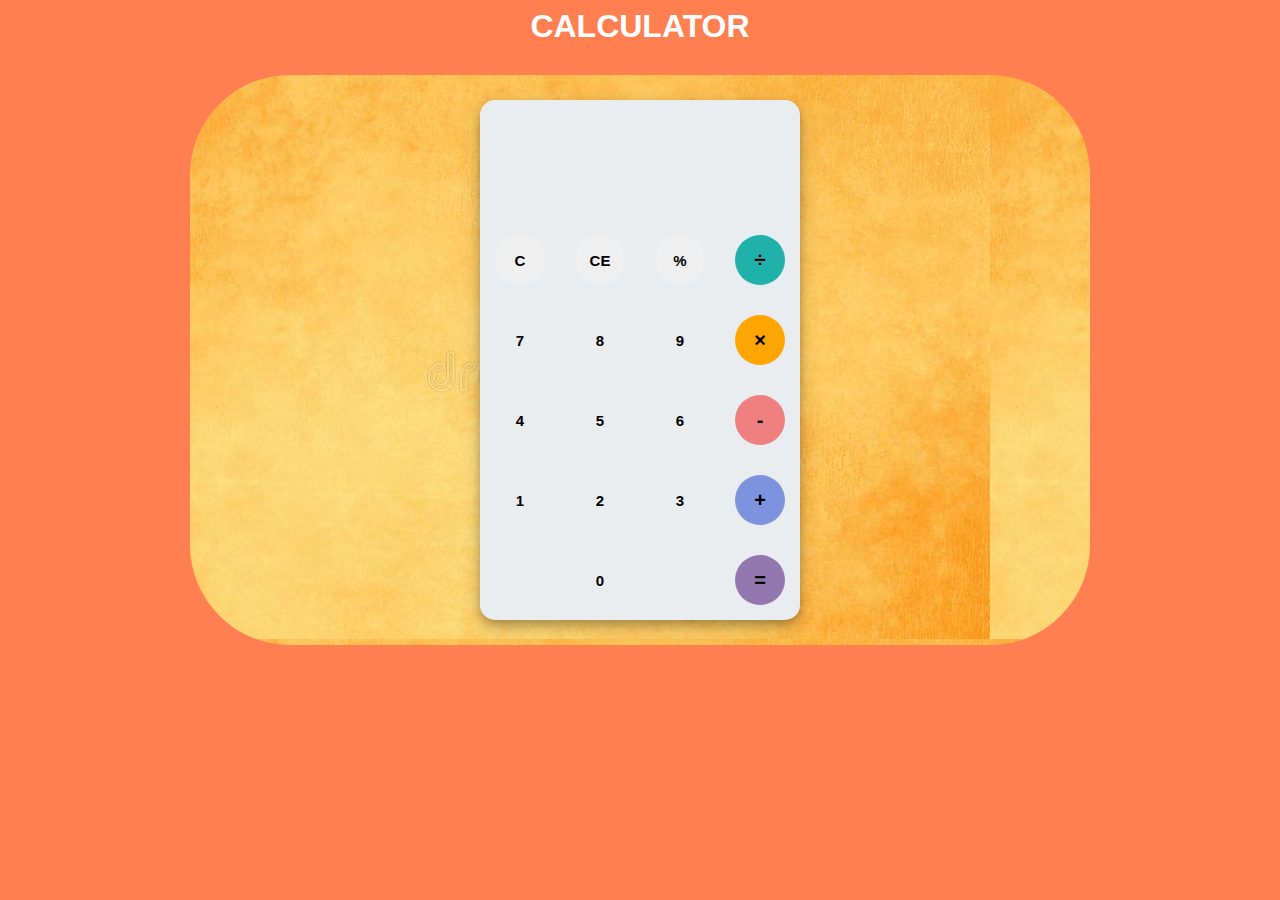
<file: Task 1/index.html>
<html>
	<head>
		<link rel="stylesheet" type="text/css" href="style.css">
		<link href="https://fonts.googleapis.com/css?family=Open+Sans:600,700" rel="stylesheet">
		<title>calculator</title>
	</head>
	<body>
		<h1>CALCULATOR</h1>
		<div id="container">
			<div id="calculate">
				<div id="answer">
					<div id="history">
						<p id="history-value"></p>
					</div>
					<div id="output">
						<p id="output-value"></p>
					</div>
				</div>
				<div id="key">
					<button class="operator" id="clear">C</button>
					<button class="operator" id="backspace">CE</button>
					<button class="operator" id="%">%</button>
					<button class="operator" id="/">&#247;</button>
					<button class="number" id="7">7</button>
					<button class="number" id="8">8</button>
					<button class="number" id="9">9</button>
					<button class="operator" id="*">&times;</button>
					<button class="number" id="4">4</button>
					<button class="number" id="5">5</button>
					<button class="number" id="6">6</button>
					<button class="operator" id="-">-</button>
					<button class="number" id="1">1</button>
					<button class="number" id="2">2</button>
					<button class="number" id="3">3</button>
					<button class="operator" id="+">+</button>
					<button class="empty" id="empty"></button>
					<button class="number" id="0">0</button>
					<button class="empty" id="empty"></button>
					<button class="operator" id="=">=</button>
				</div>
			</div>
		</div>
		<script src="script.js"></script>
	</body>
</html>
</file>
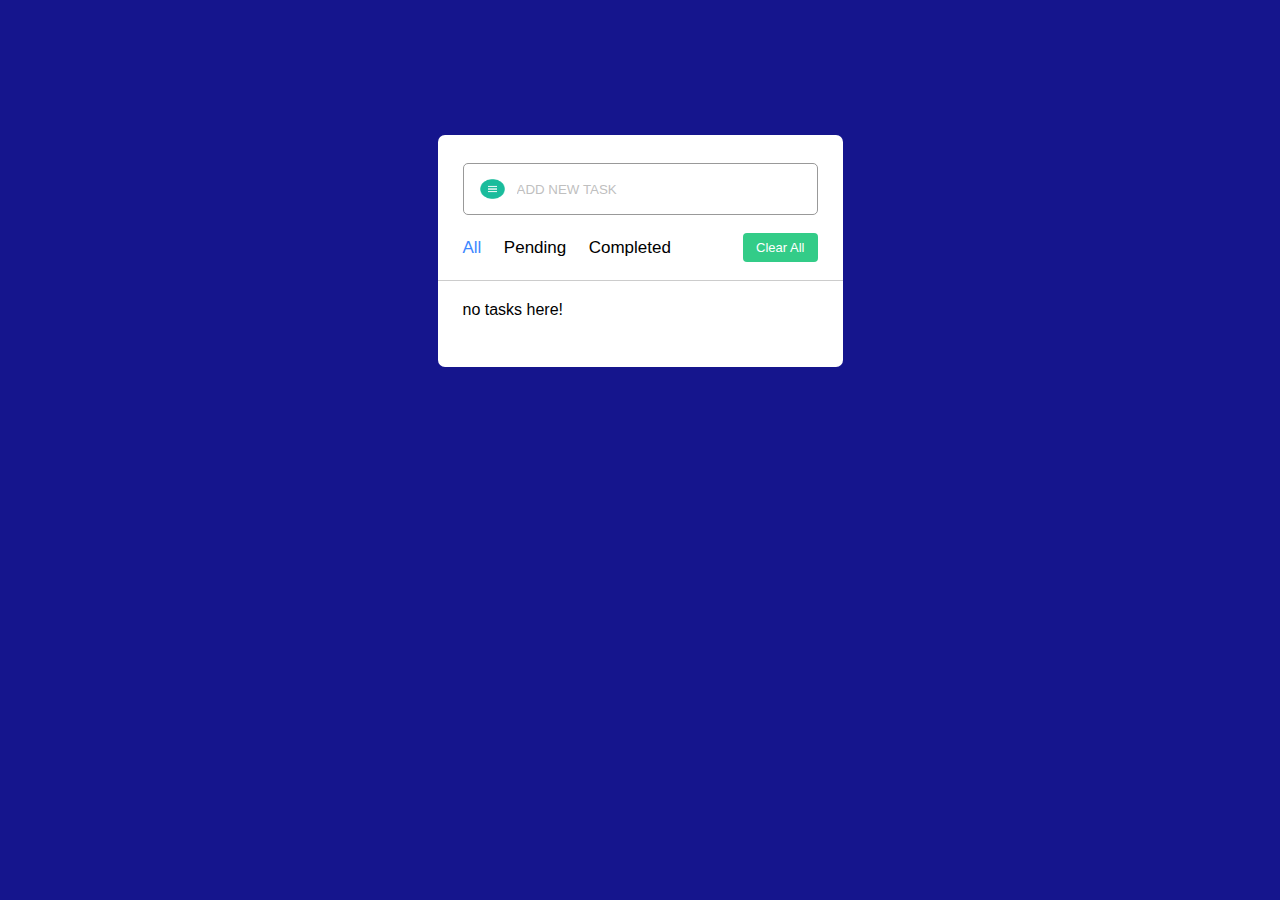
<file: task 3/index.html>
<html>
    <head>
        <title>TO-DO LIST</title>
        <link rel="stylesheet" href="style.css">
        <link href="https://fonts.googleapis.com/css?family=Open+Sans:600,700" rel="stylesheet">
        <link rel="stylesheet" href="https://unicons.iconscout.com/release/v4.0.0/css/line.css">
    </head>
    <body>
        <div class="wrapper">
            <div class="input-task">
                
                <img src="bars-icon.png" width="25" height="20" alt="icon">
                <input type="text" placeholder="ADD NEW TASK">
            </div>
            <div class="controls">
                <div class="filters">
                    <span id="all" class="active">All</span>
                    <span id="pending">Pending</span>
                    <span id="completed"> Completed </span>
                   
                </div>
                <button class="clear-btn">Clear All</button>
            </div>
            <ul class="task-box">
            </ul>
        </div>
        <script src="script.js"></script>
    </body>
</html>
</file>
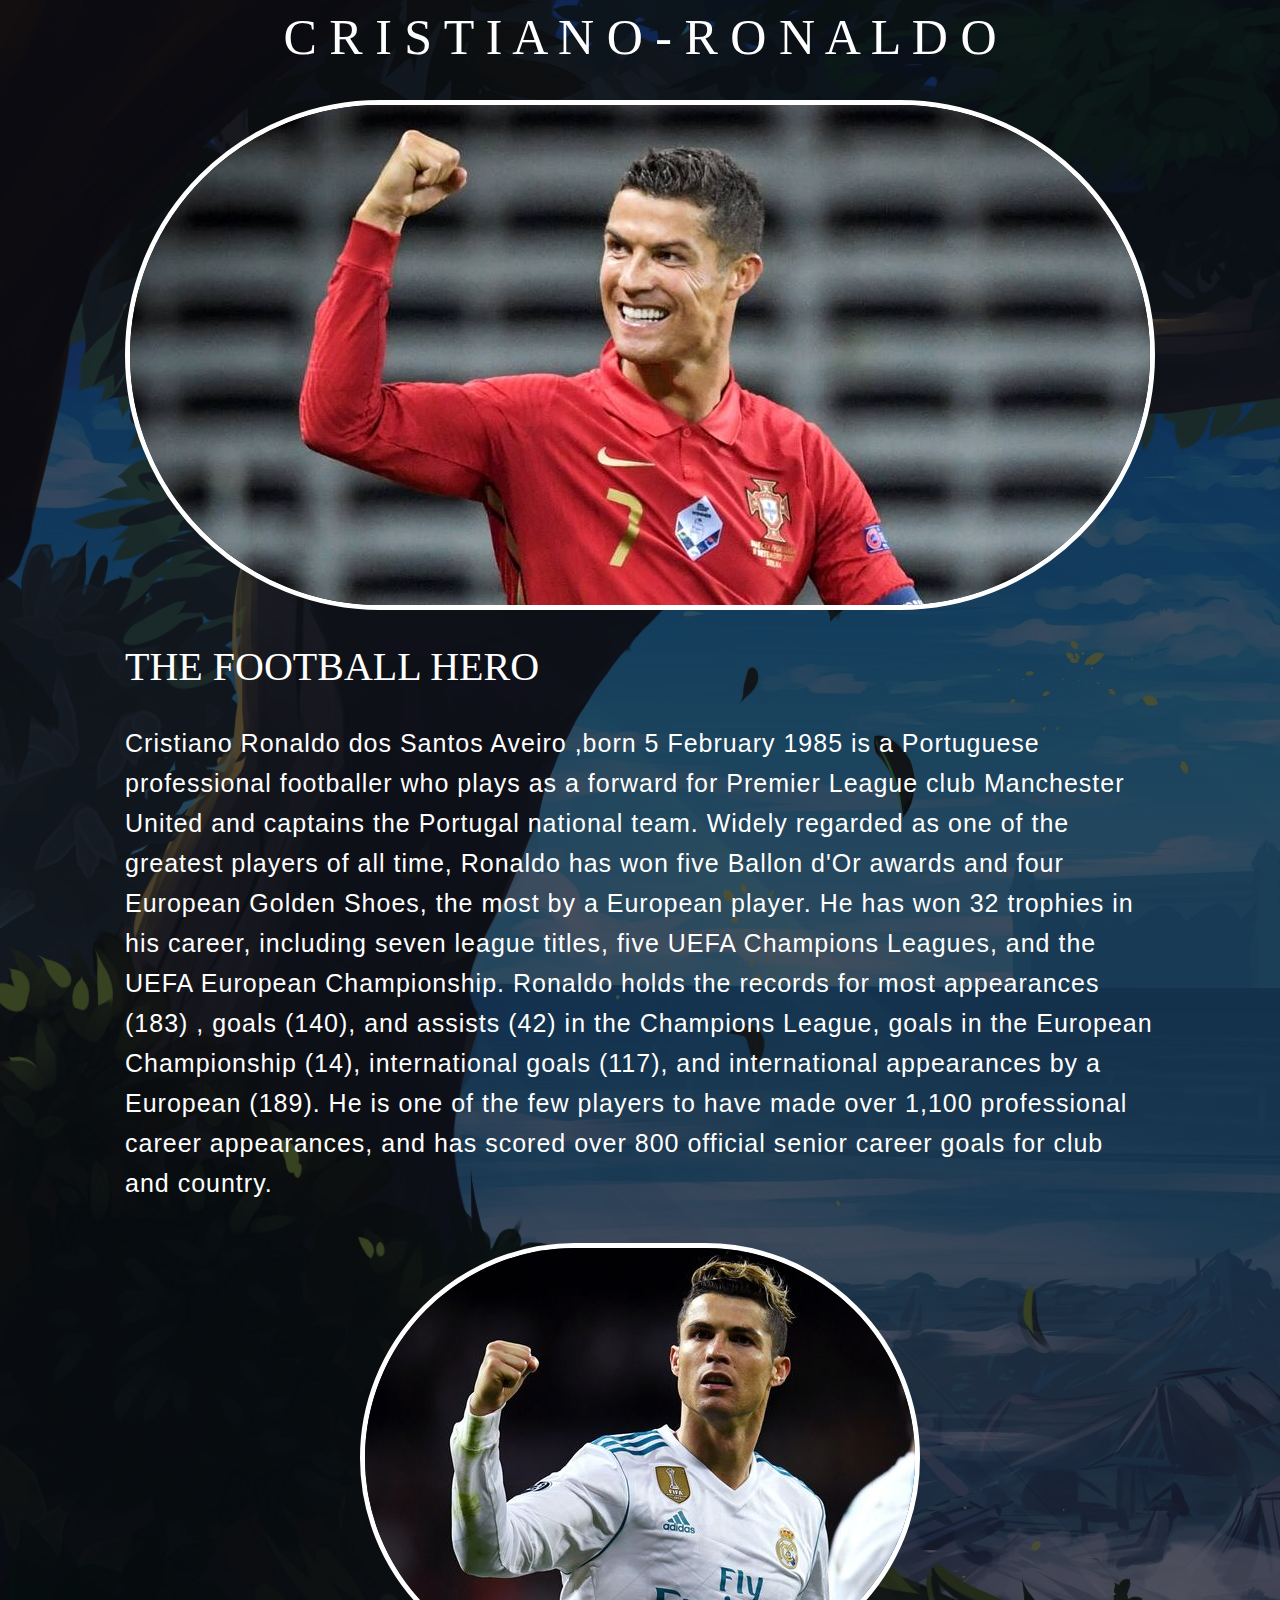
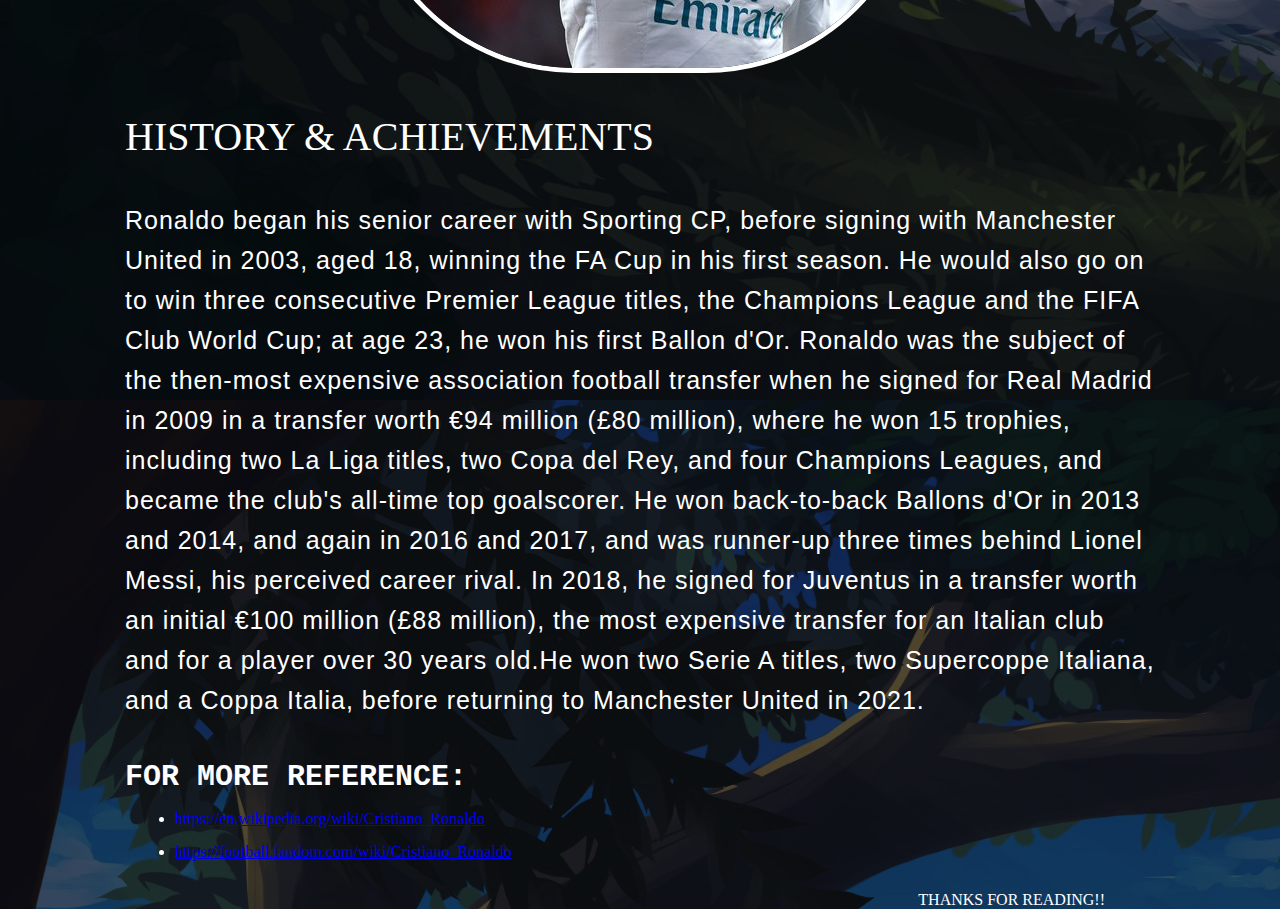
<file: Task2/index.html>
<html html>
<head>
    <link rel="stylesheet"  href="style.css">
	<link href="https://fonts.googleapis.com/css?family=Open+Sans:600,700" rel="stylesheet">
    <title>TRIBUTE</title>
</head>
<body>
    <h1>C R I S T I A N O - R O N A L D O</h1>
   <div class="content">
    
        <div class="container">
            <img src="202.jpg" alt="tribute"/>
        </div>
    
    <h2>THE FOOTBALL HERO</h2>
    <p1>Cristiano Ronaldo dos Santos Aveiro ,born 5 February 1985 is a Portuguese professional footballer who plays as a 
         forward for Premier League club Manchester United and captains the Portugal national team. Widely regarded as
          one of the greatest players of all time, Ronaldo has won five Ballon d'Or awards and four European Golden
           Shoes, the most by a European player. He has won 32 trophies in his career, including seven league titles, five 
           UEFA Champions Leagues, and the UEFA European Championship. Ronaldo holds the records for most appearances (183)
           , goals (140), and assists (42) in the Champions League, goals in the European Championship (14), international 
           goals (117), and international appearances by a European (189). He is one of the few players to have made over 
           1,100 professional career appearances,
         and has scored over 800 official senior career goals for club and country.</p1>
         <div class="container2">
            <img src="101.jpg" alt="tribute"/>
         </div>
         <h3>HISTORY & ACHIEVEMENTS</h3>
         <p2>Ronaldo began his senior career with Sporting CP, before signing with Manchester United in 2003,
             aged 18, winning the FA Cup in his first season. He would also go on to win three consecutive Premier 
             League titles, the Champions League and the FIFA Club World Cup; at age 23, he won his first Ballon d'Or.
              Ronaldo was the subject of the then-most expensive association football transfer when he signed for Real 
              Madrid in 2009 in a transfer worth €94 million (£80 million), where he won 15 trophies, including two La 
              Liga titles, two Copa del Rey, and four Champions Leagues, and became the club's all-time top goalscorer.
               He won back-to-back Ballons d'Or in 2013 and 2014, and again in 2016 and 2017, and was runner-up three 
               times behind Lionel Messi, his perceived career rival. In 2018, he signed for Juventus in a transfer worth
                an initial €100 million (£88 million), the most expensive transfer for an Italian club and for a player
                 over 30 years old.He won two Serie A titles, two Supercoppe Italiana, and a Coppa Italia,
             before returning to Manchester United in 2021.</p2>
             
             <section class="bottom">
                <h4>FOR MORE REFERENCE:</h4>
                <ul>
                    <li><a href="https://en.wikipedia.org/wiki/Cristiano_Ronaldo">https://en.wikipedia.org/wiki/Cristiano_Ronaldo</a></li>
                    <li><a href="https://football.fandom.com/wiki/Cristiano_Ronaldo">https://football.fandom.com/wiki/Cristiano_Ronaldo</a></li>
                </ul>
             </section>
             <footer>THANKS FOR READING!!</footer>
    </div>
    
</body>
</html>
</file>
<file: Task 1/style.css>
h1{
	font-family:sans-serif;
	text-align: center;
	color: #fff;
}
body{
	font-family: 'Open Sans',sans-serif;
	background-color:coral;
}
#container{
	width: 900px;
	height: 570px;
	background-image:  url(uuii.jpg);
	margin: 30px auto;	
    border-radius: 100px;
}
#calculate{
	width: 320px;
	height: 520px;
	background-color: #eaedef;
	margin: 0 auto;
	top: 25px;
	position: relative;
	border-radius: 15px;
	box-shadow: 0 5px 9px 0 rgba(0, 0, 0, 0.2), 0 6px 20px 0 rgba(0, 0, 0, 0.19);
}
#answer{
	height: 120px;
}
#history{
	text-align: right;
	height: 20px;
	margin: 0 20px;
	padding-top: 20px;
	font-size: 15px;
	color: #919191;
}
#output{
	text-align: right;
	height: 60px;
	margin: 10px 20px;
	font-size: 30px;
}
#key{
	height: 400px;
}
.operator, .number, .empty{
	width: 50px;
	height: 50px;
	margin: 15px;
	float: left;
	border-radius: 50%;
	border-width: 0;
	font-weight: bold;
	font-size: 15px;
}
.number, .empty{
	background-color: #eaedef;
}
.number, .operator{
	cursor: pointer;
}
.operator:active, .number:active{
	font-size: 13px;
}
.operator:focus, .number:focus, .empty:focus{
	outline: 0;
}
button:nth-child(4){
	font-size: 20px;
	background-color: #20b2aa;
}
button:nth-child(8){
	font-size: 20px;
	background-color: #ffa500;
}
button:nth-child(12){
	font-size: 20px;
	background-color: #f08080;
}
button:nth-child(16){
	font-size: 20px;
	background-color: #7d93e0;
}
button:nth-child(20){
	font-size: 20px;
	background-color: #9477af;
}
</file>
<file: task 3/style.css>
@import url('https://fonts.googleapis.com/css?family=Open+Sans:600,700');

*{
    margin: 0;
    padding: 0;
    box-sizing: border-box;
    font-family: sans-serif;
}
body{
    background-color: rgb(21, 21, 141);
    overflow:hidden;
}
.wrapper{
    max-width:405px;
    margin:135px auto;
    background:#ffffff;
    border-radius: 7px;
    padding : 28px 0;
}
.input-task{
    height:52px;
    padding: 0 25px;
    position: relative;
}
.input-task img{
    position:absolute;
    top:50%;
    transform:translate(17px,-50%);
}
.input-task input{
    height:100%;
    width:100%;
    outline:none;
    padding: 0 20px 0 53px;
    border:1px solid #999999;
    border-radius: 5px;
}
.input-task input::placeholder{
    color: #bfbfbf;

}
.controls{
    display:flex;
    padding:18px 25px;
    justify-content:space-between;
    border-bottom:1px solid #ccc;
    align-items:center;
}
.controls , li{
    display:flex;
    padding:18px 25px;
    justify-content:space-between;
}
.filters span{
    margin:0 9px;
    font-size: 17px;
    cursor: pointer;
}
.filters span:first-child{
    margin-left:0px;
}
.filters span.active{
    color:#3c87ff;
}
.controls .clear-btn{
    outline:none;
    border:none;
    color:#fff;
    cursor:pointer;
    font-size:13px;
    border-radius: 4px;
    padding:7px 13px;
    background:#3c8;
}
.task-box{
    margin:20px 25px;
}

.task-box .tasks{
    list-style: none;
    font-size: 17px;
    margin-bottom: 17px;
    padding-bottom: 16px;
    border-bottom: 1px solid #ccc;
}
.task-box .tasks:last-child{
    margin-bottom: 0;
    border-bottom: 0;
    padding-bottom: 0;
}
.tasks label{
    display:flex;
}
.tasks label p.checked{
    text-decoration: line-through;
}
.tasks label input{
    margin-top: 0px;
    margin-right: 10px;
}
.tasks .setting{
    cursor:pointer;
    position: relative;
}
.setting .task-menu{
    background-color: #fff;
    position: absolute ;
    padding: 5px 0;
    z-index:2;
    right:-5px;
    bottom:-65px;
    transform:scale(0);
    transform-origin: top right;
    transition: transform 0.2s ease;
    border-radius: 4px;
    box-shadow: 0 0 6px rgba(0,0,0,0.15);
}
.setting .task-menu.show{
    transform: scale(1);
}
.task-menu li{
    height:25px;
    font-size:16px;
    margin-bottom: 2px;
    justify-content: flex-start;
    padding: 17px 15px;
}
.task-menu li:last-child{
    margin-bottom:0;
}
.task-menu li:hover{
    background: #f5f5f5;
}
.task-menu li i{
    padding-right: 8px;
}
</file>
<file: Task2/style.css>
body{
    background-repeat:initial;
    background-image:url(1030088.jpg);
    background-color: rgb(27, 27, 36);
    background-blend-mode: soft-light;
}
h1{
    font-size:50px;
    color:#fff;
    font-weight: lighter;
    font-family: fantasy;
    text-align:center;
}
h2,h3{
    font-size:40px;
    color:#fff;
    font-weight: lighter;
    font-family: fantasy;
    text-align:left;
}
.bottom h4{
    margin-bottom: 15px;
    font-size:30px;
    color:#fff;
    font-family: 'Courier New', Courier, monospace;
    text-align: left;
}
.content{
    height: 500px;
    width: 1030px;
    margin: 20px auto;
}
.container{
	height:500px;
    width:1020px;
	margin: 30px auto;
    border: 5px solid #fff;
    border-radius: 900px;
    overflow: hidden;
}
.container2{
	height:420px;
    width:550px;
	margin: 40px auto;
    border: 5px solid #fff;
    border-radius: 800px;
    overflow: hidden;
}
p1,p2{
    font-size:25px;
    line-height: 40px;
    letter-spacing:1px;
    color:#fff;
    font-family: sans-serif;
}
.bottom{
    margin:30px auto;
}
.bottom ul{
    margin-left: 10px;
    color: #fff;
}
.bottom li{
    margin-bottom: 15px;
    color: #fff;
}
footer{
    margin:30px 50px;
    color:#fff;
    text-align:end;
}
</file>
